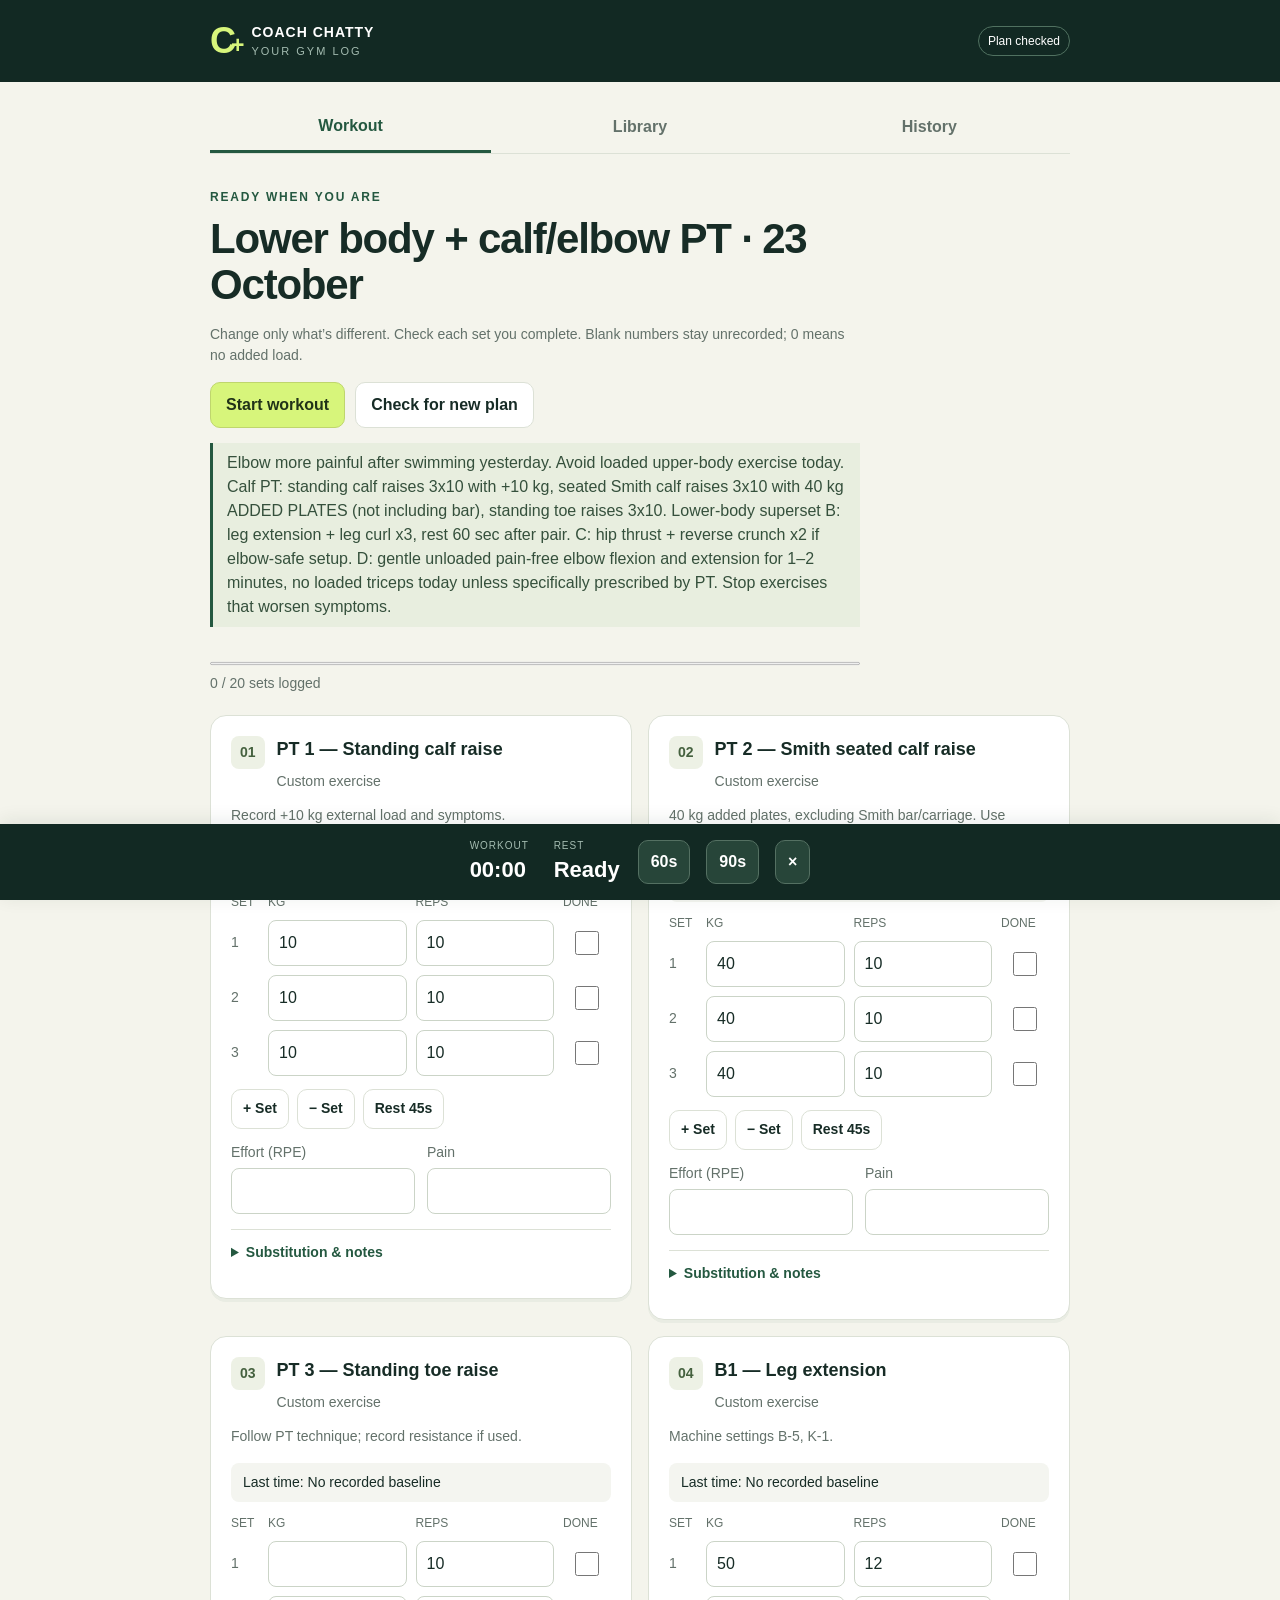
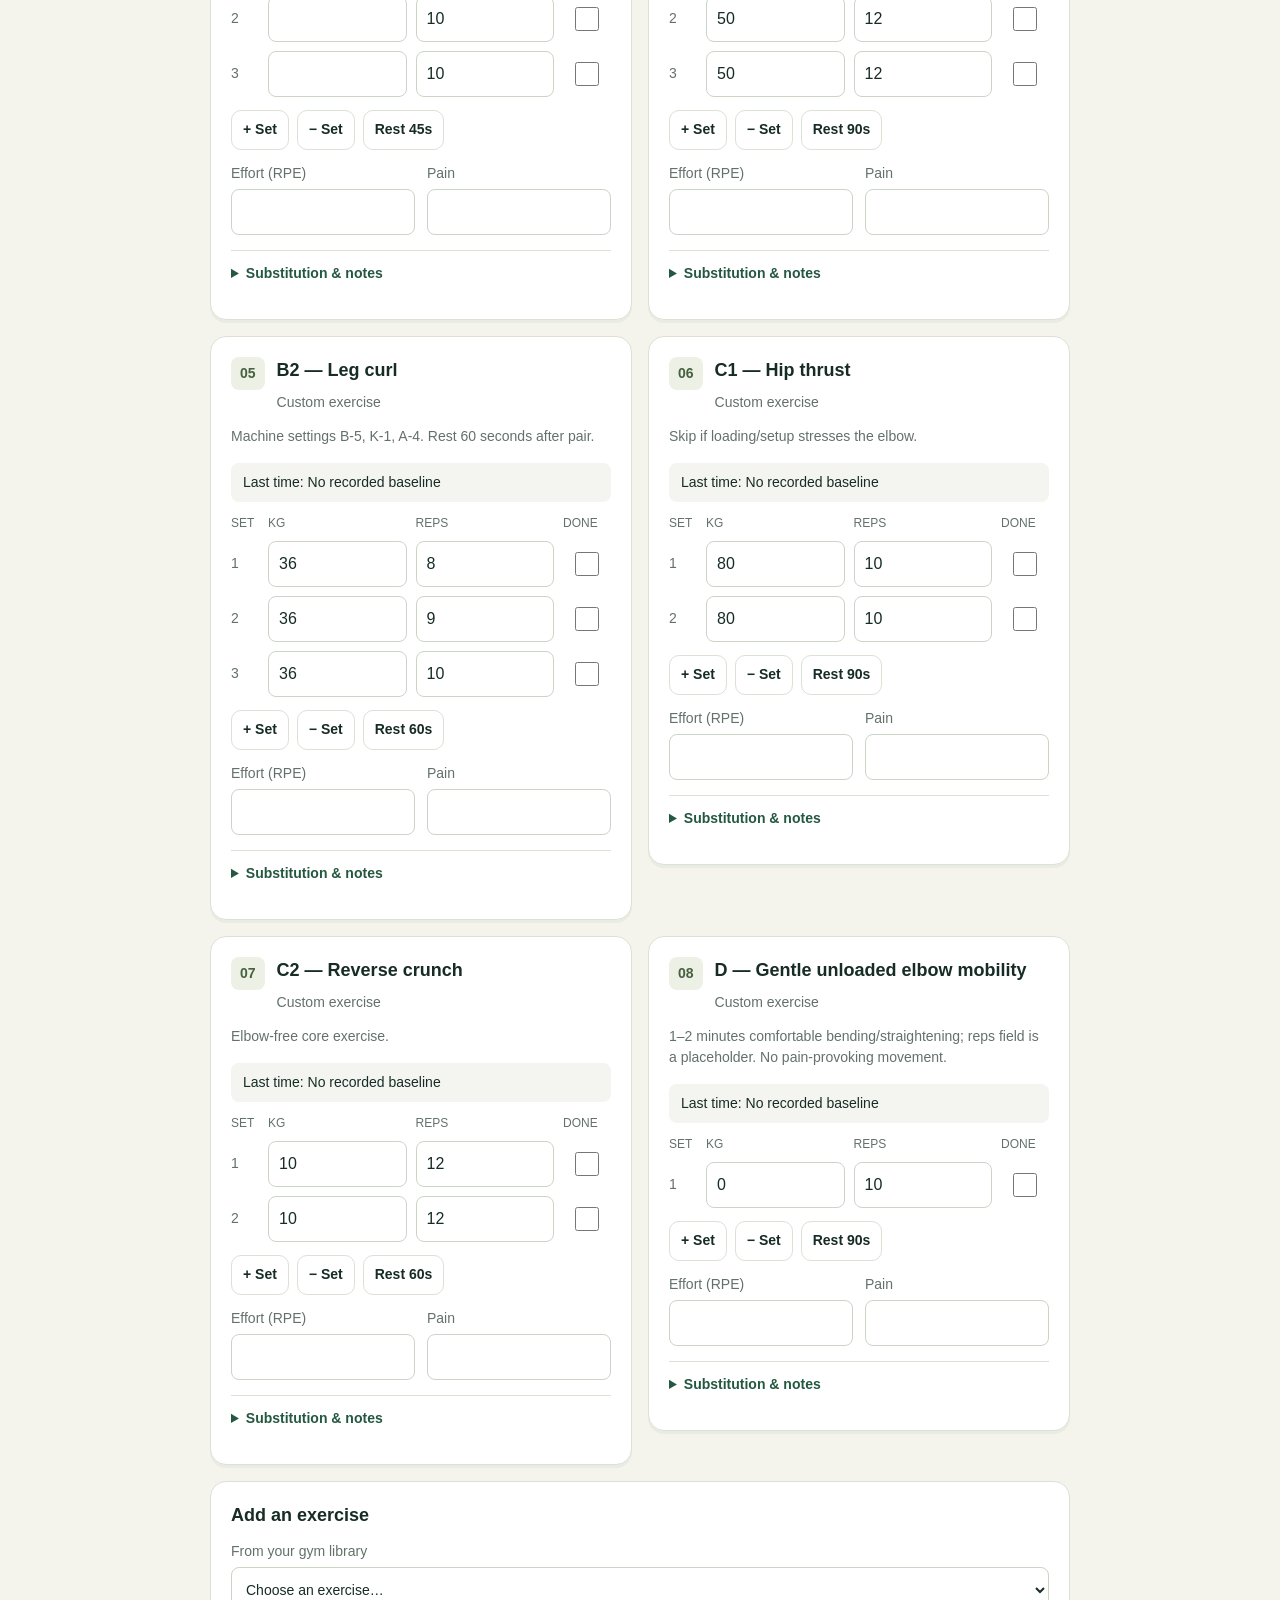
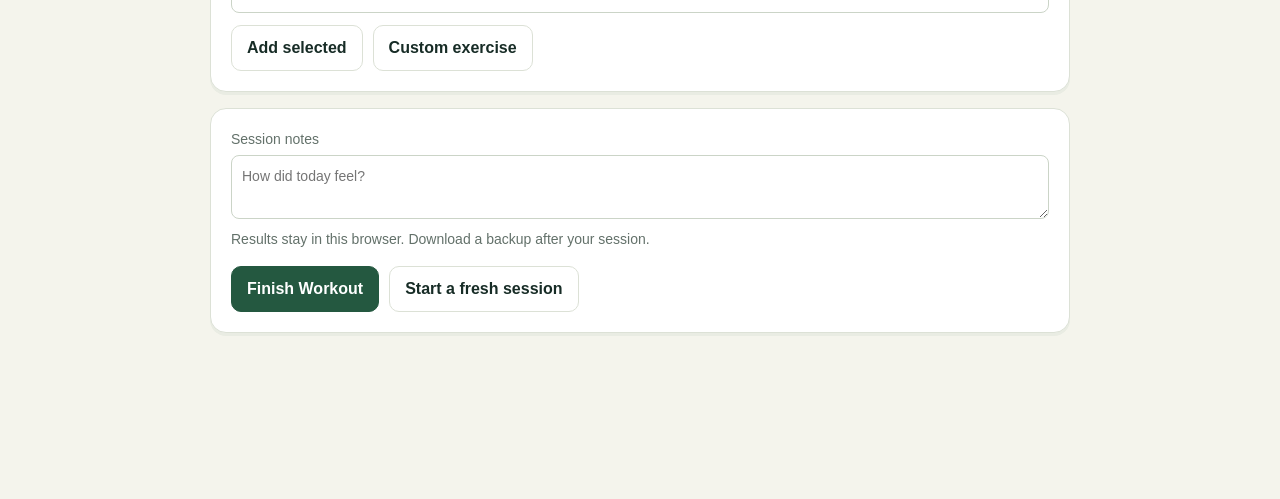
<file: coach-chatty/index.html>
<!doctype html>
<html lang="en"><head><meta charset="utf-8"><meta name="viewport" content="width=device-width,initial-scale=1,viewport-fit=cover"><meta name="theme-color" content="#122923"><meta name="description" content="Your workout, one set at a time. Log, rest, and send your results to Coach Chatty."><title>Coach Chatty · Gym Log</title><link rel="icon" href="icon.svg" type="image/svg+xml"><link rel="manifest" href="manifest.json"><link rel="stylesheet" href="styles.css?v=4"></head>
<body><header><div class="brand"><span class="mark">C<span>+</span></span><div>COACH CHATTY<small>YOUR GYM LOG</small></div></div><span id="connection" class="badge">Opening…</span></header>
<main><nav aria-label="Main navigation"><button data-tab="workout" aria-current="page">Workout</button><button data-tab="library">Library</button><button data-tab="history">History</button></nav><div id="notice" role="status" aria-live="polite"></div><section id="workout"></section><section id="library" hidden></section><section id="history" hidden></section></main>
<aside class="timerbar"><div><small>WORKOUT</small><strong id="elapsed">00:00</strong></div><div><small>REST</small><strong id="rest" role="timer">Ready</strong></div><button id="rest60">60s</button><button id="rest90">90s</button><button id="restStop" aria-label="Stop rest timer">×</button></aside>
<dialog id="resultDialog"><div class="dialoghead"><h2>Session saved.</h2><button id="closeResult" aria-label="Close results">×</button></div><p>Copy these results and paste them into your Coach Chatty conversation for your next workout.</p><textarea id="payload" readonly aria-label="Workout results for ChatGPT"></textarea><div class="actions"><button id="copyResult" class="primary">Copy for ChatGPT</button><button id="downloadResult">Download JSON</button></div><p id="copyStatus" role="status"></p></dialog><script src="app.js?v=4" defer></script></body></html>
</file>
<file: coach-chatty/styles.css>
:root{color-scheme:light;--ink:#172c26;--muted:#63716a;--paper:#f4f4ec;--line:#dce1d6;--green:#245840;--lime:#d7f57b}*{box-sizing:border-box}body{margin:0;background:var(--paper);color:var(--ink);font:16px/1.5 -apple-system,BlinkMacSystemFont,"Segoe UI",sans-serif}header{background:#122923;color:white;padding:22px max(20px,calc((100vw - 860px)/2));display:flex;align-items:center;justify-content:space-between;gap:12px}.brand{display:flex;align-items:center;gap:12px;font-size:14px;font-weight:800;letter-spacing:1px}.brand small{display:block;font-size:11px;font-weight:500;letter-spacing:2px;color:#a4bcb1}.mark{display:block;color:var(--lime);font-size:36px;line-height:1;font-weight:900;letter-spacing:-5px}.mark span{font-size:23px}.badge{font-size:12px;border:1px solid #507160;border-radius:30px;padding:5px 9px;white-space:nowrap}main{max-width:900px;margin:auto;padding:20px 20px 150px}nav{display:flex;gap:8px;border-bottom:1px solid var(--line);margin-bottom:24px}button,input,select,textarea{font:inherit}button{cursor:pointer;min-height:44px;border:1px solid var(--line);border-radius:10px;padding:10px 15px;background:white;color:var(--ink);font-weight:600}button:disabled{opacity:.45;cursor:default}button:hover{border-color:var(--green)}button:focus-visible,input:focus-visible,select:focus-visible,textarea:focus-visible{outline:3px solid #68972c;outline-offset:2px}nav button{flex:1;border:0;border-radius:0;background:none;padding:12px 4px;color:var(--muted)}nav button[aria-current]{border-bottom:3px solid var(--green);color:var(--green)}h1{font-size:clamp(28px,6vw,42px);letter-spacing:-1.2px;line-height:1.1;margin:8px 0 16px}h2{font-size:22px;line-height:1.2;margin:0}h3{font-size:18px;margin:0 0 6px}p{margin:10px 0 16px}small,.muted{color:var(--muted);font-size:14px}.eyebrow{font-size:12px;font-weight:700;letter-spacing:1.8px;color:var(--green)}.hero{padding:6px 0 20px}.actions{display:flex;flex-wrap:wrap;gap:10px;align-items:center}.primary{background:var(--green);color:white;border-color:var(--green)}.start{background:var(--lime);color:#203218;border-color:#bfd66d}.coach{border-left:3px solid var(--green);padding:8px 14px;margin:15px 0;background:#e8eedf;color:#35503c}.card{background:#fff;border:1px solid var(--line);border-radius:16px;padding:20px;margin:16px 0;box-shadow:0 3px 0 #e9ece3}.cardhead{display:flex;gap:12px;align-items:flex-start;margin-bottom:12px}.number{font-size:14px;background:#edf1e5;padding:6px 9px;border-radius:8px;color:#45613f;font-weight:700}.cardhead>div{flex:1;min-width:0}.prior{background:#f4f5f0;padding:9px 12px;border-radius:8px;font-size:14px;margin:12px 0}.sets{display:grid;grid-template-columns:28px 1fr 1fr 48px;gap:9px;align-items:center}.sets .label{font-size:12px;color:var(--muted)}input,select,textarea{width:100%;min-width:0;background:#fff;border:1px solid #cbd4c7;border-radius:8px;padding:10px;color:var(--ink);min-height:46px}input[type=checkbox]{accent-color:var(--green);width:24px;height:24px;min-height:24px;margin:auto}input[type=number]{appearance:textfield;-moz-appearance:textfield}input::-webkit-inner-spin-button{appearance:none}label{display:block;font-size:14px;color:var(--muted)}label input,label select,label textarea{display:block;margin-top:5px;color:var(--ink)}.fields{display:grid;grid-template-columns:1fr 1fr;gap:12px;margin:12px 0}.wide{grid-column:1/-1}details{border-top:1px solid var(--line);margin-top:15px;padding-top:12px}summary{cursor:pointer;color:var(--green);min-height:36px;font-size:14px;font-weight:600}.minor{font-size:14px;padding:7px 11px;min-height:40px}.setactions{margin:13px 0;display:flex;gap:8px}.timerbar{position:fixed;bottom:0;left:0;right:0;background:#122923;color:white;display:flex;justify-content:center;align-items:center;gap:16px;padding:14px 15px calc(14px + env(safe-area-inset-bottom));box-shadow:0 -3px 18px #172c2617}.timerbar small{display:block;font-size:10px;color:#a4bcb1;letter-spacing:1px}.timerbar strong{font-variant-numeric:tabular-nums;font-size:22px}.timerbar button{background:#274539;color:#fff;border-color:#547062;padding:8px 12px}.timerbar>div{min-width:68px}#notice:not(:empty){padding:12px;background:#f7e9bc;border-radius:10px;margin-bottom:15px}progress{width:100%;height:7px;accent-color:var(--green);margin-top:18px}dialog{width:min(600px,calc(100vw - 24px));max-height:85vh;border:0;border-radius:20px;padding:24px;color:var(--ink)}dialog::backdrop{background:#122923aa}.dialoghead{display:flex;align-items:center;justify-content:space-between}dialog textarea{min-height:230px;font:12px/1.5 ui-monospace,monospace;margin-bottom:16px}.empty{padding:25px 0}#library .card p{margin-bottom:0}.search{margin:20px 0}.tag{font-size:12px;color:#476039;background:#eef3e3;border-radius:20px;padding:4px 8px;display:inline-block}button.danger{color:#8a3c26}.saved{color:var(--green)}@media(min-width:720px){.exercisegrid{display:grid;grid-template-columns:1fr 1fr;gap:16px;align-items:start}.exercisegrid .card{margin:0}.hero{max-width:650px}.librarygrid{display:grid;grid-template-columns:1fr 1fr;gap:12px}.librarygrid .card{margin:0}}@media(max-width:380px){main{padding:16px 12px 150px}.card{padding:15px}.timerbar{gap:8px}.timerbar button{padding:8px}.brand{font-size:12px}.fields{gap:8px}}[hidden]{display:none!important}

.fields{grid-template-columns:minmax(0,1fr) minmax(0,1fr);align-items:start}.fields>label{min-width:0;overflow-wrap:anywhere}.demo{margin:12px 0}.demo-link{display:inline-flex;align-items:center;min-height:44px;padding:10px 12px;border:1px solid #b7c8ac;border-radius:9px;color:var(--green);font-size:14px;font-weight:650;text-decoration:none;background:#f4f7ed}.demo-link:focus-visible{outline:3px solid #68972c;outline-offset:2px}.demo small{display:block;margin-top:5px;overflow-wrap:anywhere;font-size:12px}#library .demo{margin-bottom:14px}
</file>
